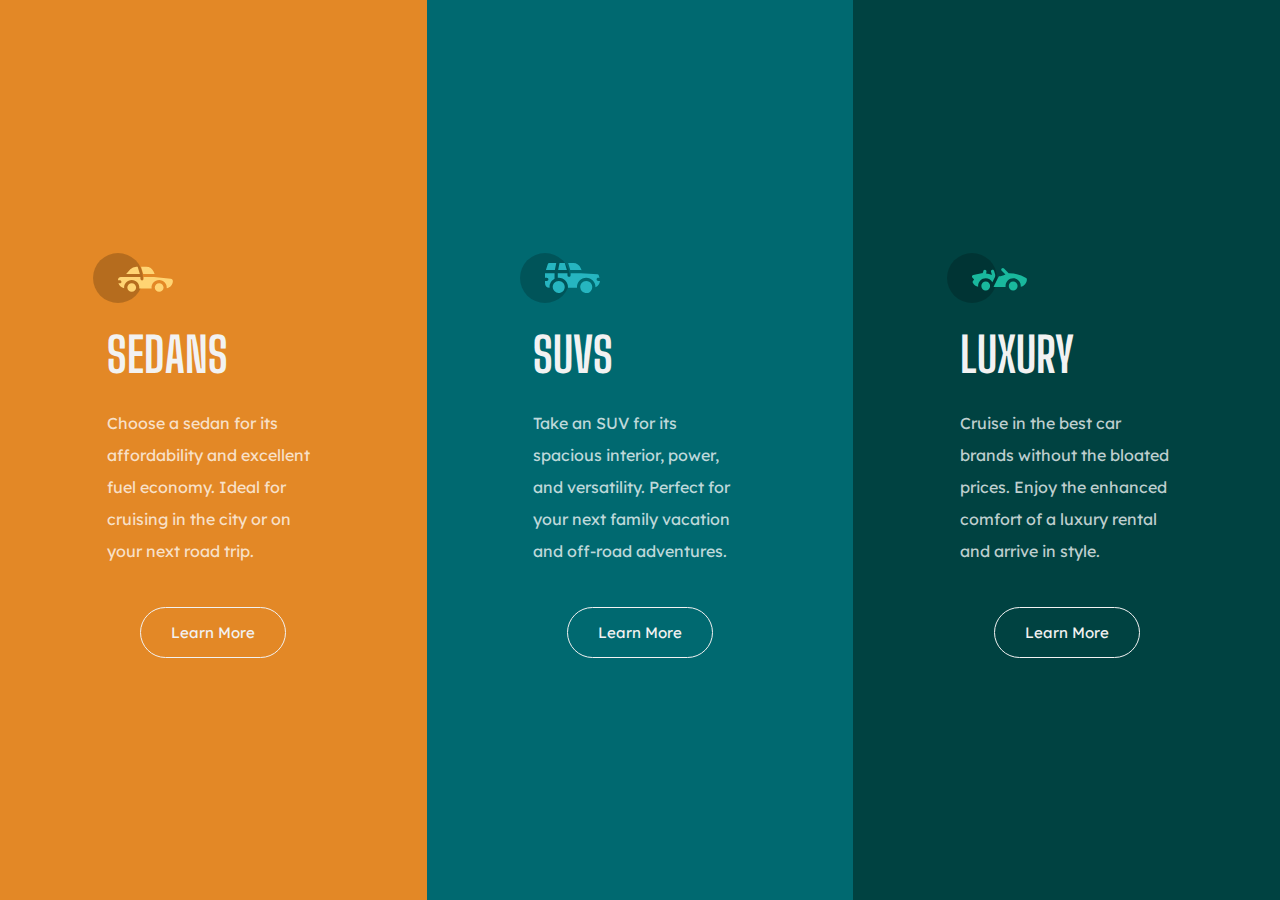
<file: index.html>
<!DOCTYPE html>
<html lang="en">
<head>
  <meta charset="UTF-8">
  <meta name="viewport" content="width=device-width, initial-scale=1.0"> <!-- displays site properly based on user's device -->

  <link rel="icon" type="image/png" sizes="32x32" href="./images/favicon-32x32.png">

  <link rel="preconnect" href="https://fonts.gstatic.com">
  <link href="https://fonts.googleapis.com/css2?family=Big+Shoulders+Display:wght@700&family=Lexend+Deca&display=swap" rel="stylesheet">

  <link rel="stylesheet" href="./CSS/style.css">
  
  <title>Frontend Mentor | 3-column preview card component</title>
</head>
<body>

  <div class="container">
    <div class="container1">
      <img src="./images/icon-sedans.svg" alt=icon_sedans">
      <h1>Sedans</h1>
      <p>Choose a sedan for its affordability and excellent fuel economy. Ideal for cruising in the city 
      or on your next road trip.</p>
      <a href="#">Learn More</a>
    </div>
    
    <div class="container2">
      <img src="./images/icon-suvs.svg" alt=icon_suvs">
      <h1>SUVs</h1> 
      <p>Take an SUV for its spacious interior, power, and versatility. Perfect for your next family vacation 
      and off-road adventures.</p>
      <a href="#">Learn More</a>
    </div>
    
    <div class="container3"> 
      <img src="./images/icon-luxury.svg" alt=icon_luxury">
      <h1>Luxury</h1> 
      <p>Cruise in the best car brands without the bloated prices. Enjoy the enhanced comfort of a luxury 
      rental and arrive in style.</p>
      <a href="#">Learn More</a>
    </div>
  </div>
</body>
</html>
</file>
<file: CSS/style.css>
*{
    box-sizing: border-box;
    margin: 0;
    padding: 0;
}
:root{
    --bright-orange: hsl(31,77%,52%);
    --dark-cyan: hsl(184, 100%, 22%);
    --very-dark-cyan: hsl(179, 100%, 13%);

    /*Paragraphs*/
    --transaparent-white: hsla(0, 0%, 100%, 0.75);
    /*Background, Headings, Buttons*/
    --very-light-gray: hsl(0, 0%, 95%);
}
body{
    font-size: 15px;
    font-family: 'Big Shoulders Display', cursive;
    font-family: 'Lexend Deca', sans-serif;
}
.container{
    width: 100vw;
    height: 100vh;
    display: flex;
    flex-flow: wrap row;
}
.container1{
    width: 375px;
    background-color: var(--bright-orange);
    display: flex;
    flex-flow: column;
    justify-content: center;
    align-items: center;
    flex-grow: 1;
}
.container2{
    width: 375px;
    background-color: var(--dark-cyan);
    display: flex;
    flex-flow: column;
    justify-content: center;
    align-items: center;
    flex-grow: 1;
}
.container3{
    width: 375px;
    background-color: var(--very-dark-cyan);
    display: flex;
    flex-flow: column;
    justify-content: center;
    align-items: center;
    flex-grow: 1;
}
.attribution{
    display: none;
}
h1{
    width: 50%;
    padding: 20px 0;
    text-align: left;
    font-family: 'Big Shoulders Display', cursive;
    font-size: 3rem;
    text-transform: uppercase;
    line-height: 4rem;
    font-weight: 700;
    color: var(--very-light-gray);
}
p{
    width: 50%;
    text-align: left;
    font-family: 'Lexend Deca', sans-serif;
    font-size: 1rem;
    line-height: 2rem;
    font-weight: 400;
    color: var(--transaparent-white);
}
img{
    width: 80px;
    position: relative;
    display: block;
    margin-top: 30px;
    right: 80px;
}
a{
    position: relative;
    display: block;
    top: 40px;
    margin-bottom: 60px;
    padding: 15px 30px;
    border-radius: 30px;
    border: 1px solid var(--very-light-gray);
    color: var(--very-light-gray);
    cursor: pointer;
    text-decoration: none;
}
a:hover{
    background-color: var(--very-light-gray);
}
.container1 a:hover{
    color: var(--bright-orange);
}
.container2 a:hover{
    color: var(--dark-cyan);
}
.container3 a:hover{
    color: var(--very-dark-cyan);
}
</file>
